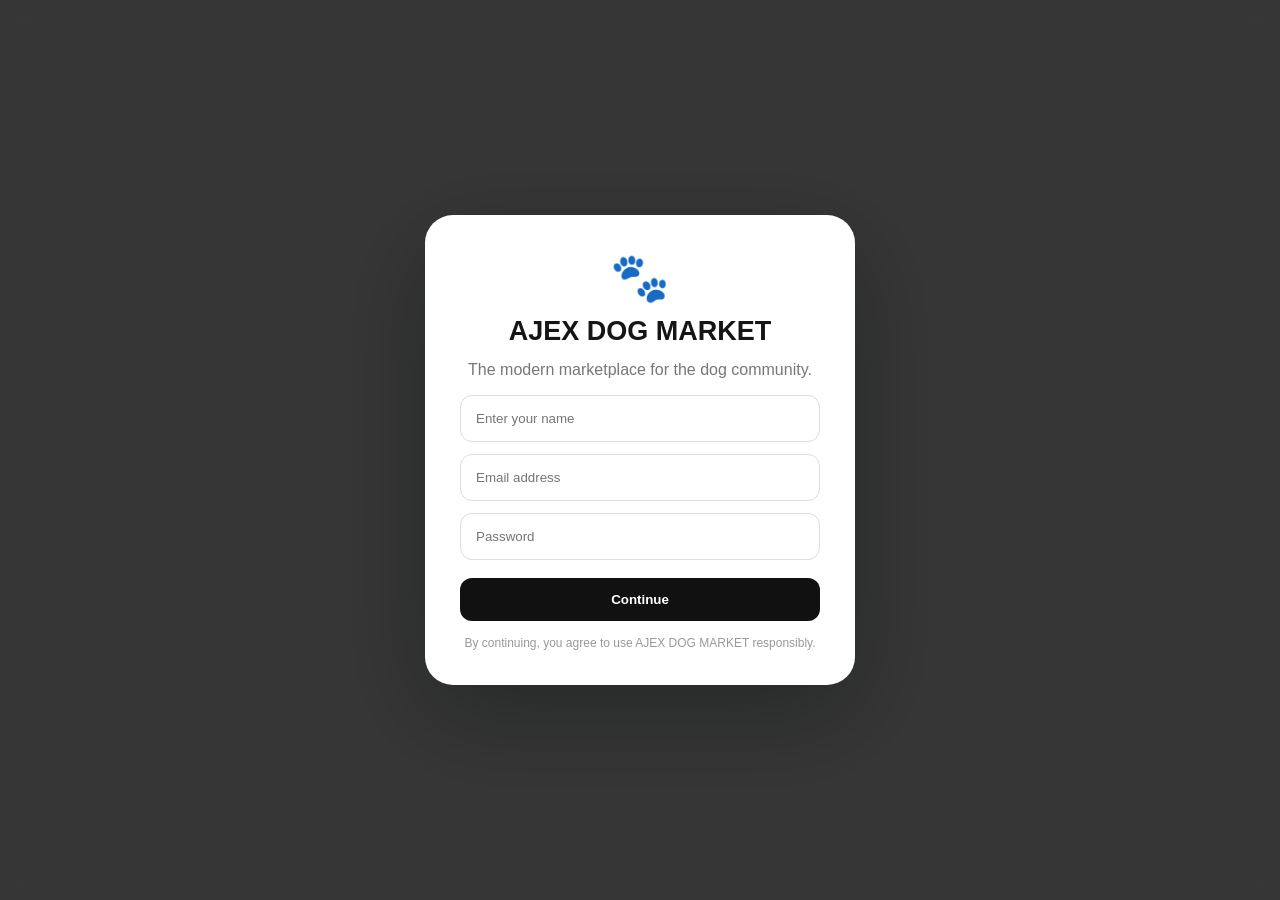
<file: DogMarket/index.html>
<!DOCTYPE html>
<html lang="en">
<head>
    <meta charset="UTF-8">
    <meta name="viewport" content="width=device-width, initial-scale=1.0">

    <title>AJEX DOG MARKET</title>

    <link rel="stylesheet" href="style.css">
</head>

<body>

<!-- LOGIN -->

<div id="loginScreen" class="overlay">

    <div class="auth-card">

        <div class="brand-icon">🐾</div>

        <h1>AJEX DOG MARKET</h1>

        <p class="muted">
            The modern marketplace for the dog community.
        </p>

        <input id="username" type="text" placeholder="Enter your name">

        <input id="email" type="email" placeholder="Email address">

        <input id="password" type="password" placeholder="Password">

        <button class="primary-btn" onclick="login()">
            Continue
        </button>

        <p class="small-text">
            By continuing, you agree to use AJEX DOG MARKET responsibly.
        </p>

    </div>

</div>


<!-- ROLE -->

<div id="roleScreen" class="overlay hidden">

    <div class="role-card">

        <div class="brand-icon">🐕</div>

        <h1>Welcome to AJEX</h1>

        <p>How do you want to use AJEX DOG MARKET?</p>

        <div class="role-grid">

            <button onclick="selectRole('buyer')">
                <span>🛒</span>
                <strong>Buyer</strong>
                <small>Browse dogs, products and services.</small>
            </button>

            <button onclick="selectRole('seller')">
                <span>📢</span>
                <strong>Seller</strong>
                <small>Post dogs, products, services and events.</small>
            </button>

            <button onclick="selectRole('both')">
                <span>🔄</span>
                <strong>Both</strong>
                <small>Buy, browse and post.</small>
            </button>

        </div>

    </div>

</div>


<!-- APP -->

<div id="app" class="hidden">

<header>

    <div class="logo">
        🐾 AJEX
    </div>

    <nav>
        <a href="#home">Home</a>
        <a href="#discover">Dogs</a>
        <a href="#products">Products</a>
        <a href="#services">Services</a>
        <a href="#events">Events</a>
    </nav>

    <div class="header-right">

        <span id="userBadge"></span>

        <button
            id="headerAddBtn"
            class="add-top-btn"
            onclick="openPost()"
        >
            + Add
        </button>

    </div>

</header>


<main>

<!-- HERO -->

<section id="home" class="hero">

    <div class="hero-content">

        <div class="trending-badge">
            ✨ THE NEW WAY TO FIND DOGS
        </div>

        <h1>
            Find your next
            <span>best friend.</span>
        </h1>

        <p>
            Discover dogs, accessories, services and events.
            Connect with the dog community.
        </p>

        <div class="hero-buttons">

            <button
                class="primary-btn"
                onclick="scrollToFeed()"
            >
                Explore Dogs
            </button>

            <button
                id="heroAddBtn"
                class="outline-btn"
                onclick="openPost()"
            >
                + Add
            </button>

        </div>

    </div>

</section>


<!-- SEARCH -->

<section class="search-section">

    <div class="search-title">

        <span>DISCOVER</span>

        <h2>Find what you're looking for</h2>

    </div>

    <div class="search-bar">

        <input
            id="searchInput"
            type="text"
            placeholder="Search dogs, products, services..."
            oninput="renderAll()"
        >

        <select
            id="countryFilter"
            onchange="renderAll()"
        >

            <option value="all">🌍 All countries</option>
            <option>Zimbabwe</option>
            <option>South Africa</option>
            <option>Botswana</option>
            <option>Zambia</option>
            <option>United Kingdom</option>
            <option>United States</option>

        </select>

    </div>

</section>


<!-- DOGS -->

<section id="discover" class="feed-section">

    <div class="feed-header">

        <div>
            <span>DOG MARKET</span>
            <h2>🐕 Latest Dogs</h2>
        </div>

        <select
            id="dogSort"
            onchange="renderAll()"
        >

            <option value="new">Newest</option>
            <option value="popular">Popular</option>

        </select>

    </div>

    <div id="dogsGrid" class="listing-grid"></div>

</section>


<!-- PRODUCTS -->

<section id="products" class="feed-section light-section">

    <div class="feed-header">

        <div>
            <span>DOG SHOP</span>
            <h2>🦴 Dog Accessories & Products</h2>
        </div>

        <button
            class="small-add"
            onclick="openPost('product')"
        >
            + Add Product
        </button>

    </div>

    <div id="productsGrid" class="listing-grid"></div>

</section>


<!-- SERVICES -->

<section id="services" class="feed-section">

    <div class="feed-header">

        <div>
            <span>DOG SERVICES</span>
            <h2>🐕‍🦺 Services</h2>
        </div>

        <button
            class="small-add"
            onclick="openPost('service')"
        >
            + Add Service
        </button>

    </div>

    <div id="servicesGrid" class="listing-grid"></div>

</section>


<!-- EVENTS -->

<section id="events" class="feed-section light-section">

    <div class="feed-header">

        <div>
            <span>COMMUNITY</span>
            <h2>🏆 Dog Shows & Events</h2>
        </div>

        <button
            class="small-add"
            onclick="openPost('event')"
        >
            + Add Event
        </button>

    </div>

    <div id="eventsGrid" class="listing-grid"></div>

</section>


<!-- FEATURES -->

<section class="feature-section">

    <div class="section-title">

        <span>AJEX DOG MARKET</span>

        <h2>Everything dogs, in one place.</h2>

    </div>

    <div class="feature-grid">

        <div class="feature-card">
            <div>🐕</div>
            <h3>Dogs</h3>
            <p>Discover dogs posted by the community.</p>
        </div>

        <div class="feature-card">
            <div>🦴</div>
            <h3>Products</h3>
            <p>Shop collars, toys, beds, food and accessories.</p>
        </div>

        <div class="feature-card">
            <div>🐕‍🦺</div>
            <h3>Services</h3>
            <p>Find grooming, training, boarding and more.</p>
        </div>

        <div class="feature-card">
            <div>🏆</div>
            <h3>Events</h3>
            <p>Discover dog shows and community events.</p>
        </div>

    </div>

</section>


</main>


<footer>

    <div class="footer-logo">
        🐾 AJEX DOG MARKET
    </div>

    <p>
        Dogs • Products • Services • Events
    </p>

    <p class="copyright">
        © 2026 AJEX DOG MARKET
    </p>

</footer>


<!-- ADD MODAL -->

<div id="postModal" class="modal hidden">

    <div class="post-card">

        <button
            class="close-btn"
            onclick="closePost()"
        >
            ×
        </button>

        <span>CREATE LISTING</span>

        <h2 id="postTitle">Add something</h2>

        <p class="muted">
            Share your listing with the AJEX community.
        </p>


        <!-- TYPE -->

        <label>What are you adding?</label>

        <select
            id="listingType"
            onchange="changePostType()"
        >

            <option value="dog">🐕 Dog</option>

            <option value="product">
                🦴 Product / Accessory
            </option>

            <option value="service">
                🐕‍🦺 Service
            </option>

            <option value="event">
                🏆 Event
            </option>

        </select>


        <!-- COMMON -->

        <label>Name / Title</label>

        <input
            id="listingTitle"
            type="text"
            placeholder="Name or title"
        >


        <!-- DOG FIELDS -->

        <div id="dogFields">

            <div class="two-inputs">

                <div>

                    <label>Breed</label>

                    <input
                        id="dogBreed"
                        type="text"
                        placeholder="German Shepherd"
                    >

                </div>

                <div>

                    <label>Age</label>

                    <input
                        id="dogAge"
                        type="text"
                        placeholder="8 months"
                    >

                </div>

            </div>


            <div class="two-inputs">

                <div>

                    <label>Gender</label>

                    <select id="dogGender">

                        <option>Male</option>
                        <option>Female</option>

                    </select>

                </div>

                <div>

                    <label>Country</label>

                    <select id="listingCountry">

                        <option>Zimbabwe</option>
                        <option>South Africa</option>
                        <option>Botswana</option>
                        <option>Zambia</option>
                        <option>United Kingdom</option>
                        <option>United States</option>
                        <option>Other</option>

                    </select>

                </div>

            </div>

        </div>


        <!-- PRODUCT FIELDS -->

        <div
            id="productFields"
            class="hidden"
        >

            <label>Product Category</label>

            <select id="productCategory">

                <option>Collars</option>
                <option>Leashes</option>
                <option>Dog Beds</option>
                <option>Toys</option>
                <option>Dog Food</option>
                <option>Crates</option>
                <option>Grooming</option>
                <option>Training Equipment</option>
                <option>Other</option>

            </select>


            <label>Price</label>

            <input
                id="productPrice"
                type="text"
                placeholder="Example: $20"
            >

        </div>


        <!-- SERVICE FIELDS -->

        <div
            id="serviceFields"
            class="hidden"
        >

            <label>Service Type</label>

            <select id="serviceType">

                <option>Dog Grooming</option>
                <option>Dog Training</option>
                <option>Dog Walking</option>
                <option>Dog Boarding</option>
                <option>Pet Transport</option>
                <option>Veterinary Service</option>
                <option>Other</option>

            </select>


            <label>Service Price (optional)</label>

            <input
                id="servicePrice"
                type="text"
                placeholder="Example: $15"
            >

        </div>


        <!-- EVENT FIELDS -->

        <div
            id="eventFields"
            class="hidden"
        >

            <label>Event Date</label>

            <input
                id="eventDate"
                type="date"
            >

            <label>Event Type</label>

            <input
                id="eventType"
                type="text"
                placeholder="Dog Show / Competition / Meetup"
            >

        </div>


        <!-- LOCATION -->

        <label>Location</label>

        <input
            id="listingLocation"
            type="text"
            placeholder="Harare"
        >


        <!-- DESCRIPTION -->

        <label>Description</label>

        <textarea
            id="listingDescription"
            placeholder="Tell people about your listing..."
        ></textarea>


        <!-- MEDIA -->

        <label>
            📸 Picture / 🎥 Video
        </label>

        <input
            id="listingMedia"
            type="file"
            accept="image/*,video/*"
        >

        <div
            id="mediaPreview"
            class="media-preview"
        ></div>


        <div class="safety-note">

            🛡️ Only post animals, products,
            services and information you have
            the right to share.

        </div>


        <button
            class="primary-btn full-btn"
            onclick="publishListing()"
        >
            Publish Listing
        </button>

    </div>

</div>


<!-- REPORT -->

<div
    id="reportModal"
    class="modal hidden"
>

    <div class="report-card">

        <button
            class="close-btn"
            onclick="closeReport()"
        >
            ×
        </button>

        <h2>Report listing</h2>

        <p>Why are you reporting this listing?</p>

        <select id="reportReason">

            <option>Suspicious listing</option>
            <option>Wrong information</option>
            <option>Inappropriate content</option>
            <option>Animal welfare concern</option>
            <option>Other</option>

        </select>

        <button
            class="primary-btn full-btn"
            onclick="submitReport()"
        >
            Submit Report
        </button>

    </div>

</div>


<div id="toast"></div>


</div>


<script src="script.js"></script>

</body>
</html>


<title>AJEX DOG MARKET</title>
<link rel="icon" type="image/svg+xml" href="favicon.svg">
</file>
<file: DogMarket/style.css>
* {
    box-sizing: border-box;
    margin: 0;
    padding: 0;
}

html {
    scroll-behavior: smooth;
}

body {
    font-family: Arial, Helvetica, sans-serif;
    background: #f5f6f8;
    color: #151515;
}

button,
input,
select,
textarea {
    font-family: inherit;
}

button {
    cursor: pointer;
}

.hidden {
    display: none !important;
}


/* BUTTONS */

.primary-btn {
    border: none;
    background: #111;
    color: white;
    padding: 14px 22px;
    border-radius: 12px;
    font-weight: 700;
}

.primary-btn:hover {
    opacity: .85;
}

.outline-btn {
    background: white;
    color: #111;
    border: 1px solid #ddd;
    padding: 14px 22px;
    border-radius: 12px;
    font-weight: 700;
}


/* LOGIN */

.overlay {
    position: fixed;
    inset: 0;
    background: rgba(0,0,0,.78);
    backdrop-filter: blur(12px);
    display: flex;
    justify-content: center;
    align-items: center;
    z-index: 9999;
    padding: 20px;
}

.auth-card,
.role-card {
    width: 100%;
    max-width: 430px;
    background: white;
    border-radius: 28px;
    padding: 35px;
    box-shadow: 0 30px 100px rgba(0,0,0,.3);
    text-align: center;
}

.brand-icon {
    font-size: 48px;
    margin-bottom: 10px;
}

.auth-card h1,
.role-card h1 {
    font-size: 27px;
    margin-bottom: 10px;
}

.muted {
    color: #777;
    line-height: 1.6;
}

.auth-card input {
    width: 100%;
    padding: 15px;
    margin-top: 12px;
    border: 1px solid #ddd;
    border-radius: 12px;
}

.auth-card .primary-btn {
    width: 100%;
    margin-top: 18px;
}

.small-text {
    color: #999;
    font-size: 12px;
    margin-top: 15px;
}


/* ROLE */

.role-card {
    max-width: 650px;
}

.role-grid {
    display: grid;
    grid-template-columns: repeat(3,1fr);
    gap: 12px;
    margin-top: 25px;
}

.role-grid button {
    border: 1px solid #e3e3e3;
    background: #fafafa;
    padding: 22px 12px;
    border-radius: 18px;
    display: flex;
    flex-direction: column;
    gap: 9px;
}

.role-grid button:hover {
    transform: translateY(-3px);
    background: white;
}

.role-grid span {
    font-size: 35px;
}

.role-grid small {
    color: #777;
}


/* HEADER */

header {
    height: 72px;
    background: rgba(255,255,255,.94);
    backdrop-filter: blur(15px);
    border-bottom: 1px solid #eee;
    display: flex;
    align-items: center;
    justify-content: space-between;
    padding: 0 6%;
    position: sticky;
    top: 0;
    z-index: 1000;
}

.logo {
    font-size: 21px;
    font-weight: 900;
}

nav {
    display: flex;
    gap: 25px;
}

nav a {
    text-decoration: none;
    color: #555;
    font-size: 14px;
    font-weight: 600;
}

.header-right {
    display: flex;
    align-items: center;
    gap: 12px;
}

#userBadge {
    background: #f1f1f1;
    padding: 8px 12px;
    border-radius: 20px;
    font-size: 12px;
    font-weight: bold;
}

.add-top-btn,
.small-add {
    border: none;
    background: #111;
    color: white;
    border-radius: 10px;
    padding: 10px 15px;
    font-weight: bold;
}


/* HERO */

.hero {
    min-height: 600px;
    display: flex;
    align-items: center;
    padding: 80px 8%;
    background:
        linear-gradient(
            90deg,
            rgba(0,0,0,.82),
            rgba(0,0,0,.35)
        ),
        url("https://images.unsplash.com/photo-1552053831-71594a27632d")
        center/cover;
}

.hero-content {
    max-width: 720px;
    color: white;
}

.trending-badge {
    display: inline-block;
    background: rgba(255,255,255,.14);
    border: 1px solid rgba(255,255,255,.25);
    padding: 9px 14px;
    border-radius: 30px;
    font-size: 11px;
    margin-bottom: 20px;
}

.hero h1 {
    font-size: clamp(45px,7vw,80px);
    line-height: .98;
    margin-bottom: 25px;
}

.hero h1 span {
    display: block;
    color: #d7d7d7;
}

.hero p {
    font-size: 18px;
    line-height: 1.7;
    max-width: 580px;
    color: #ddd;
}

.hero-buttons {
    display: flex;
    gap: 12px;
    margin-top: 30px;
}


/* SEARCH */

.search-section {
    padding: 55px 8%;
    background: white;
}

.search-title span,
.feed-header span,
.section-title span,
.post-card > span {
    font-size: 11px;
    font-weight: 800;
    letter-spacing: 2px;
    color: #888;
}

.search-title h2 {
    margin-top: 7px;
}

.search-bar {
    margin-top: 25px;
    display: flex;
    gap: 10px;
}

.search-bar input,
.search-bar select {
    padding: 16px;
    border: 1px solid #ddd;
    border-radius: 12px;
}

.search-bar input {
    flex: 1;
}


/* SECTIONS */

.feed-section {
    padding: 70px 8%;
}

.light-section {
    background: #eeeeee;
}

.feed-header {
    display: flex;
    justify-content: space-between;
    align-items: end;
    margin-bottom: 30px;
}

.feed-header h2 {
    margin-top: 7px;
}

.feed-header select {
    padding: 10px 15px;
    border: 1px solid #ddd;
    border-radius: 10px;
    background: white;
}


/* GRID */

.listing-grid {
    display: grid;
    grid-template-columns:
        repeat(auto-fill,minmax(280px,1fr));
    gap: 22px;
}


/* CARDS */

.listing-card {
    background: white;
    border-radius: 20px;
    overflow: hidden;
    border: 1px solid #eee;
    box-shadow: 0 7px 30px rgba(0,0,0,.05);
    transition: .25s;
}

.listing-card:hover {
    transform: translateY(-5px);
}

.media-container {
    height: 280px;
    background: #e9e9e9;
    overflow: hidden;
}

.media-container img,
.media-container video {
    width: 100%;
    height: 100%;
    object-fit: cover;
}

.media-placeholder {
    height: 100%;
    display: flex;
    justify-content: center;
    align-items: center;
    font-size: 70px;
}

.listing-content {
    padding: 20px;
}

.listing-content h3 {
    font-size: 20px;
    margin-bottom: 7px;
}

.breed {
    color: #777;
    font-size: 13px;
}

.listing-info {
    display: flex;
    gap: 7px;
    flex-wrap: wrap;
    margin: 15px 0;
}

.info-pill {
    background: #f3f3f3;
    padding: 6px 9px;
    border-radius: 8px;
    font-size: 12px;
}

.listing-description {
    color: #666;
    line-height: 1.5;
    font-size: 14px;
}

.listing-actions {
    display: flex;
    gap: 8px;
    margin-top: 18px;
}

.listing-actions button {
    flex: 1;
    padding: 11px;
    border-radius: 10px;
    border: 1px solid #ddd;
    background: white;
    font-weight: 700;
}

.listing-actions .contact {
    background: #111;
    color: white;
}

.listing-actions .report {
    flex: 0 0 45px;
}


/* FEATURES */

.feature-section {
    padding: 80px 8%;
    background: white;
}

.section-title {
    margin-bottom: 35px;
}

.section-title h2 {
    font-size: 36px;
    margin-top: 8px;
}

.feature-grid {
    display: grid;
    grid-template-columns: repeat(4,1fr);
    gap: 15px;
}

.feature-card {
    border: 1px solid #eee;
    padding: 28px;
    border-radius: 20px;
    background: #fafafa;
}

.feature-card > div {
    font-size: 35px;
    margin-bottom: 18px;
}

.feature-card p {
    color: #777;
    line-height: 1.6;
}


/* FOOTER */

footer {
    background: #080808;
    color: white;
    text-align: center;
    padding: 50px 8%;
}

.footer-logo {
    font-size: 22px;
    font-weight: bold;
    margin-bottom: 10px;
}

footer p {
    color: #999;
}

.copyright {
    margin-top: 25px;
    font-size: 12px;
}


/* MODAL */

.modal {
    position: fixed;
    inset: 0;
    background: rgba(0,0,0,.7);
    backdrop-filter: blur(8px);
    z-index: 5000;
    display: flex;
    justify-content: center;
    align-items: center;
    padding: 20px;
    overflow-y: auto;
}

.post-card,
.report-card {
    width: 100%;
    max-width: 600px;
    background: white;
    border-radius: 25px;
    padding: 30px;
    position: relative;
}

.post-card h2 {
    font-size: 32px;
    margin: 8px 0;
}

.post-card label {
    display: block;
    margin-top: 17px;
    margin-bottom: 7px;
    font-size: 13px;
    font-weight: bold;
}

.post-card input,
.post-card textarea,
.post-card select,
.report-card select {
    width: 100%;
    padding: 13px;
    border: 1px solid #ddd;
    border-radius: 10px;
}

.post-card textarea {
    min-height: 100px;
    resize: vertical;
}

.two-inputs {
    display: grid;
    grid-template-columns: 1fr 1fr;
    gap: 12px;
}

.close-btn {
    position: absolute;
    right: 18px;
    top: 15px;
    border: none;
    background: #eee;
    width: 35px;
    height: 35px;
    border-radius: 50%;
    font-size: 23px;
}

.media-preview {
    margin-top: 12px;
    border-radius: 12px;
    overflow: hidden;
}

.media-preview img,
.media-preview video {
    width: 100%;
    max-height: 250px;
    object-fit: cover;
}

.safety-note {
    background: #f3f7f3;
    padding: 13px;
    border-radius: 10px;
    margin-top: 18px;
    font-size: 12px;
    line-height: 1.5;
}

.full-btn {
    width: 100%;
    margin-top: 18px;
}


/* TOAST */

#toast {
    position: fixed;
    right: 20px;
    bottom: 20px;
    background: #111;
    color: white;
    padding: 14px 20px;
    border-radius: 12px;
    display: none;
    z-index: 99999;
}


/* MOBILE */

@media(max-width:800px) {

    header {
        padding: 0 4%;
    }

    nav {
        display: none;
    }

    #userBadge {
        display: none;
    }

    .hero {
        padding: 60px 6%;
    }

    .hero h1 {
        font-size: 50px;
    }

    .feed-section,
    .feature-section,
    .search-section {
        padding-left: 5%;
        padding-right: 5%;
    }

    .search-bar {
        flex-direction: column;
    }

    .feature-grid {
        grid-template-columns: 1fr 1fr;
    }

    .role-grid {
        grid-template-columns: 1fr;
    }

    .two-inputs {
        grid-template-columns: 1fr;
    }

}

@media(max-width:500px) {

    .hero h1 {
        font-size: 42px;
    }

    .hero-buttons {
        flex-direction: column;
    }

    .feature-grid {
        grid-template-columns: 1fr;
    }

    .listing-grid {
        grid-template-columns: 1fr;
    }

    .auth-card,
    .role-card,
    .post-card {
        padding: 25px;
    }

}
<title>AJEX DOG MARKET</title>
<link rel="icon" type="image/svg+xml" href="favicon.svg">
</file>
